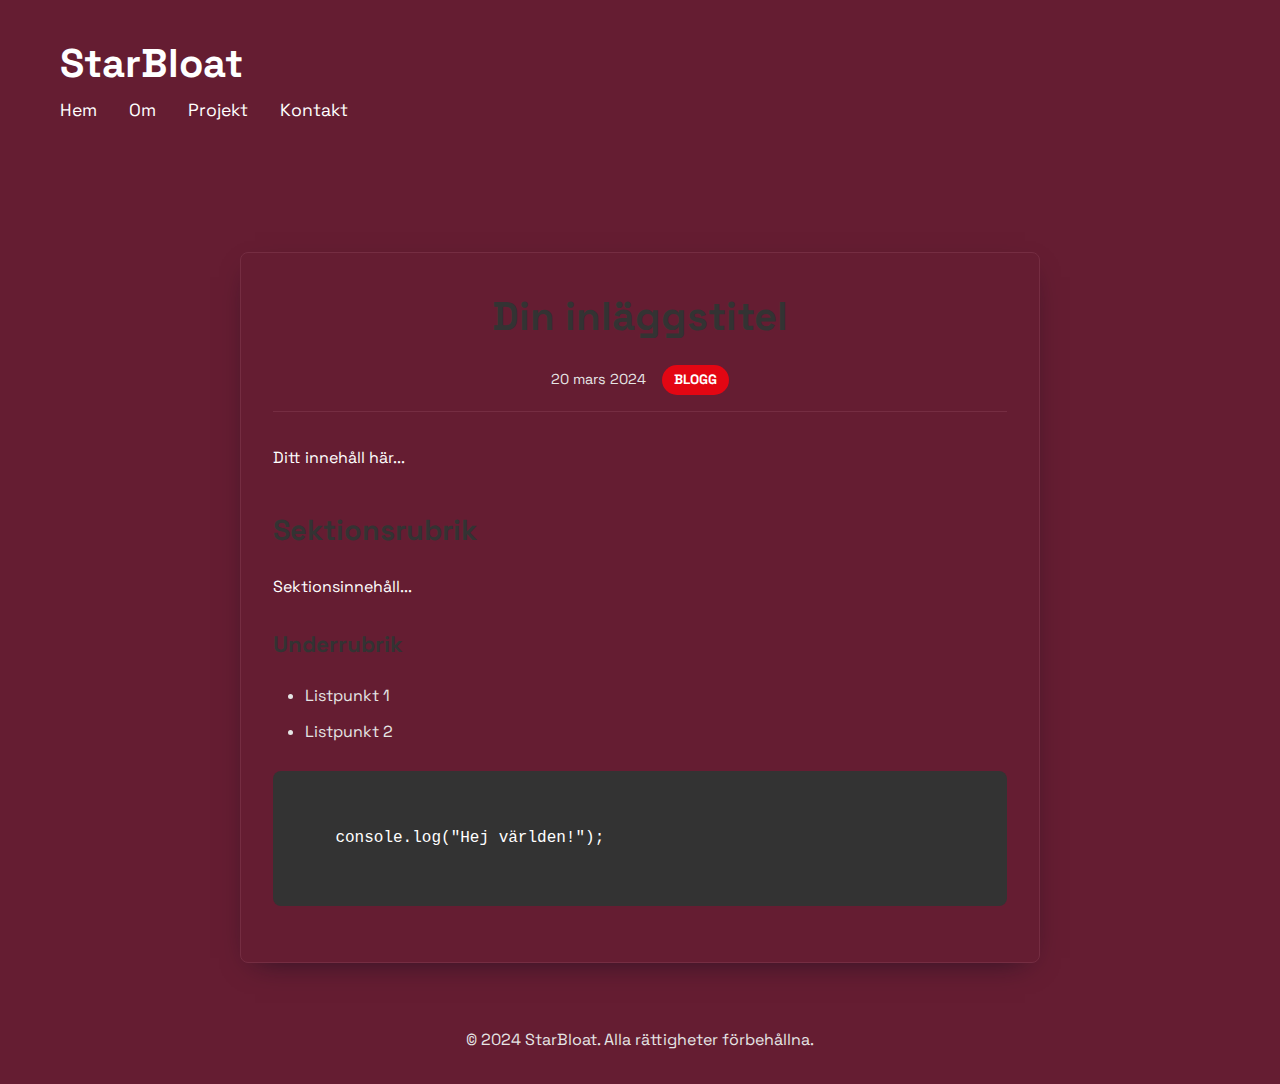
<file: posts/template.html>
<!DOCTYPE html>
<html lang="sv">
<head>
    <meta charset="UTF-8">
    <meta name="viewport" content="width=device-width, initial-scale=1.0">
    <!-- Ändra titeln för varje inlägg -->
    <title>Inläggstitel - StarBloat</title>
    <link rel="stylesheet" href="../../styles.css">
    <link href="https://fonts.googleapis.com/css2?family=Space+Grotesk:wght@400;700&display=swap" rel="stylesheet">
    <!-- Ändra post-type till "news" för nyheter -->
    <meta name="post-type" content="blog">
    <meta name="post-date" content="20 mars 2024">
    <meta name="post-category" content="Utveckling">
    <meta name="post-preview" content="En kort förhandsvisning av ditt inlägg...">
</head>
<body>
    <div class="container">
        <header>
            <h1>StarBloat</h1>
            <nav>
                <ul>
                    <li><a href="../../index.html">Hem</a></li>
                    <li><a href="../../index.html#about">Om</a></li>
                    <li><a href="../../projects.html">Projekt</a></li>
                    <li><a href="#contact">Kontakt</a></li>
                </ul>
            </nav>
        </header>

        <main class="post-content">
            <article>
                <h1>Din inläggstitel</h1>
                <div class="post-meta">
                    <span class="post-date">20 mars 2024</span>
                    <span class="post-type" data-type="blog">BLOGG</span>
                </div>
                
                <div class="post-body">
                    <p>Ditt innehåll här...</p>
                    
                    <h2>Sektionsrubrik</h2>
                    <p>Sektionsinnehåll...</p>
                    
                    <h3>Underrubrik</h3>
                    <ul>
                        <li>Listpunkt 1</li>
                        <li>Listpunkt 2</li>
                    </ul>
                    
                    <pre><code>
    console.log("Hej världen!");
                    </code></pre>
                </div>
            </article>
        </main>

        <footer>
            <p>© 2024 StarBloat. Alla rättigheter förbehållna.</p>
        </footer>
    </div>

    <script>
        document.addEventListener('DOMContentLoaded', function() {
            const postType = document.querySelector('meta[name="post-type"]').content;
            const postTypeSpan = document.querySelector('.post-type');
            postTypeSpan.textContent = postType === 'blog' ? 'BLOGG' : 'NYHET';
            postTypeSpan.dataset.type = postType;
        });
    </script>
</body>
</html>
</file>
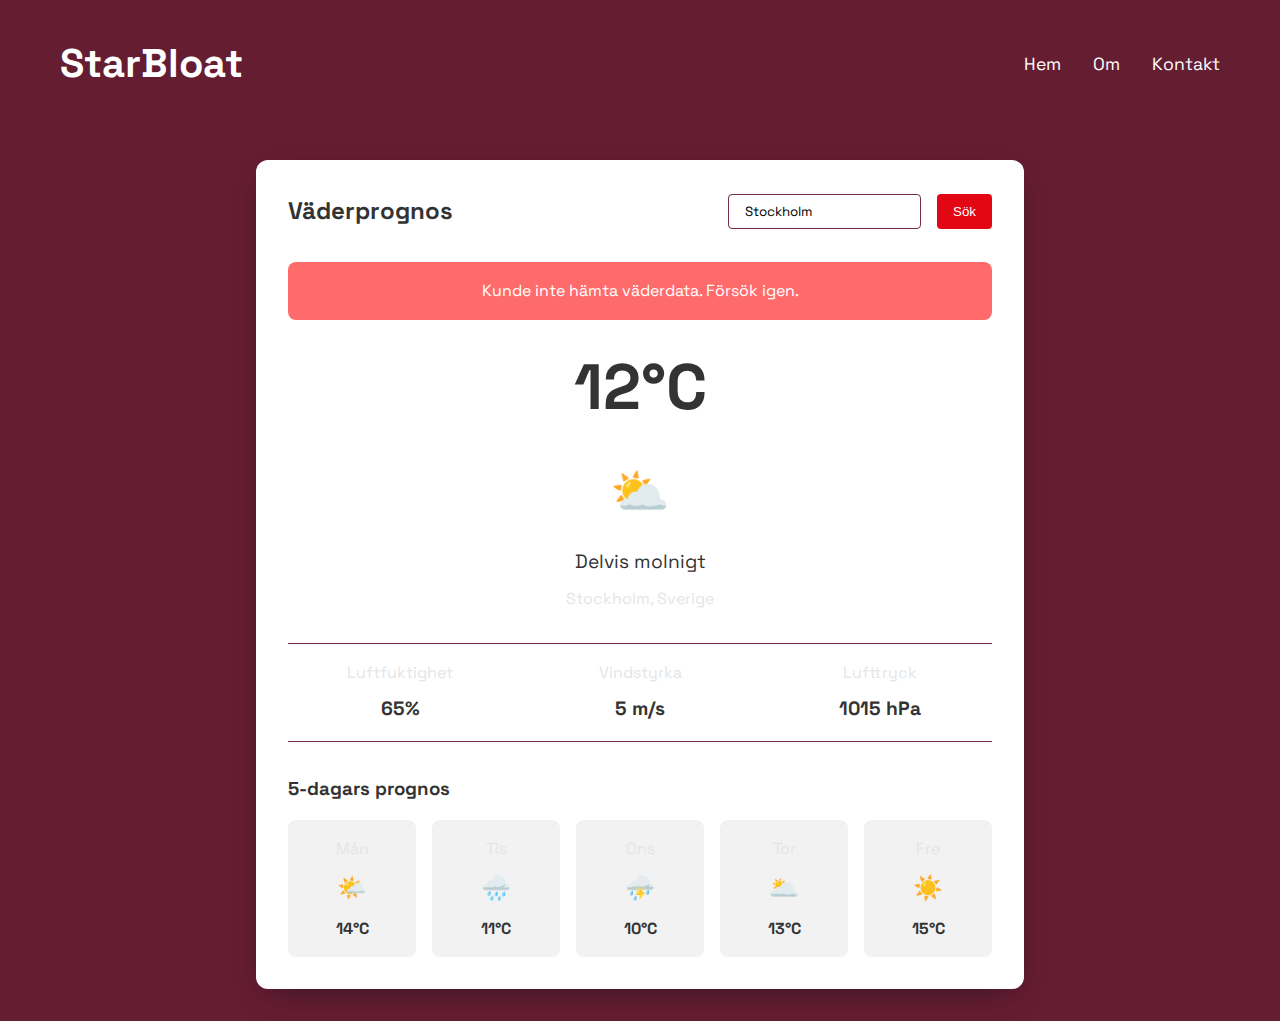
<file: projects/weather-app.html>
<!DOCTYPE html>
<html lang="sv">
<head>
    <meta charset="UTF-8">
    <meta name="viewport" content="width=device-width, initial-scale=1.0">
    <title>Väderprognos App - StarBloat</title>
    <link rel="stylesheet" href="../styles.css">
    <link href="https://fonts.googleapis.com/css2?family=Space+Grotesk:wght@400;700&display=swap" rel="stylesheet">
</head>
<body>
    <header>
        <div class="container">
            <h1>StarBloat</h1>
            <nav>
                <ul>
                    <li><a href="../index.html">Hem</a></li>
                    <li><a href="../index.html#about">Om</a></li>
                    <li><a href="#contact">Kontakt</a></li>
                </ul>
            </nav>
        </div>
    </header>

    <div class="container">
        <main class="app-content">
            <div class="weather-app">
                <div class="weather-header">
                    <h2>Väderprognos</h2>
                    <div class="location-search">
                        <input type="text" placeholder="Sök plats..." value="Stockholm">
                        <button>Sök</button>
                    </div>
                </div>

                <div class="weather-display">
                    <div class="current-weather">
                        <div class="temperature">12°C</div>
                        <div class="weather-icon">⛅</div>
                        <div class="weather-desc">Delvis molnigt</div>
                        <div class="location">Stockholm, Sverige</div>
                    </div>

                    <div class="weather-details">
                        <div class="detail-item">
                            <span class="label">Luftfuktighet</span>
                            <span class="value">65%</span>
                        </div>
                        <div class="detail-item">
                            <span class="label">Vindstyrka</span>
                            <span class="value">5 m/s</span>
                        </div>
                        <div class="detail-item">
                            <span class="label">Lufttryck</span>
                            <span class="value">1015 hPa</span>
                        </div>
                    </div>

                    <div class="forecast">
                        <h3>5-dagars prognos</h3>
                        <div class="forecast-items">
                            <div class="forecast-item">
                                <div class="day">Mån</div>
                                <div class="icon">🌤️</div>
                                <div class="temp">14°C</div>
                            </div>
                            <div class="forecast-item">
                                <div class="day">Tis</div>
                                <div class="icon">🌧️</div>
                                <div class="temp">11°C</div>
                            </div>
                            <div class="forecast-item">
                                <div class="day">Ons</div>
                                <div class="icon">⛈️</div>
                                <div class="temp">10°C</div>
                            </div>
                            <div class="forecast-item">
                                <div class="day">Tor</div>
                                <div class="icon">🌥️</div>
                                <div class="temp">13°C</div>
                            </div>
                            <div class="forecast-item">
                                <div class="day">Fre</div>
                                <div class="icon">☀️</div>
                                <div class="temp">15°C</div>
                            </div>
                        </div>
                    </div>
                </div>
            </div>
        </main>
    </div>

    <script src="weather-app.js"></script>
</body>
</html>
</file>
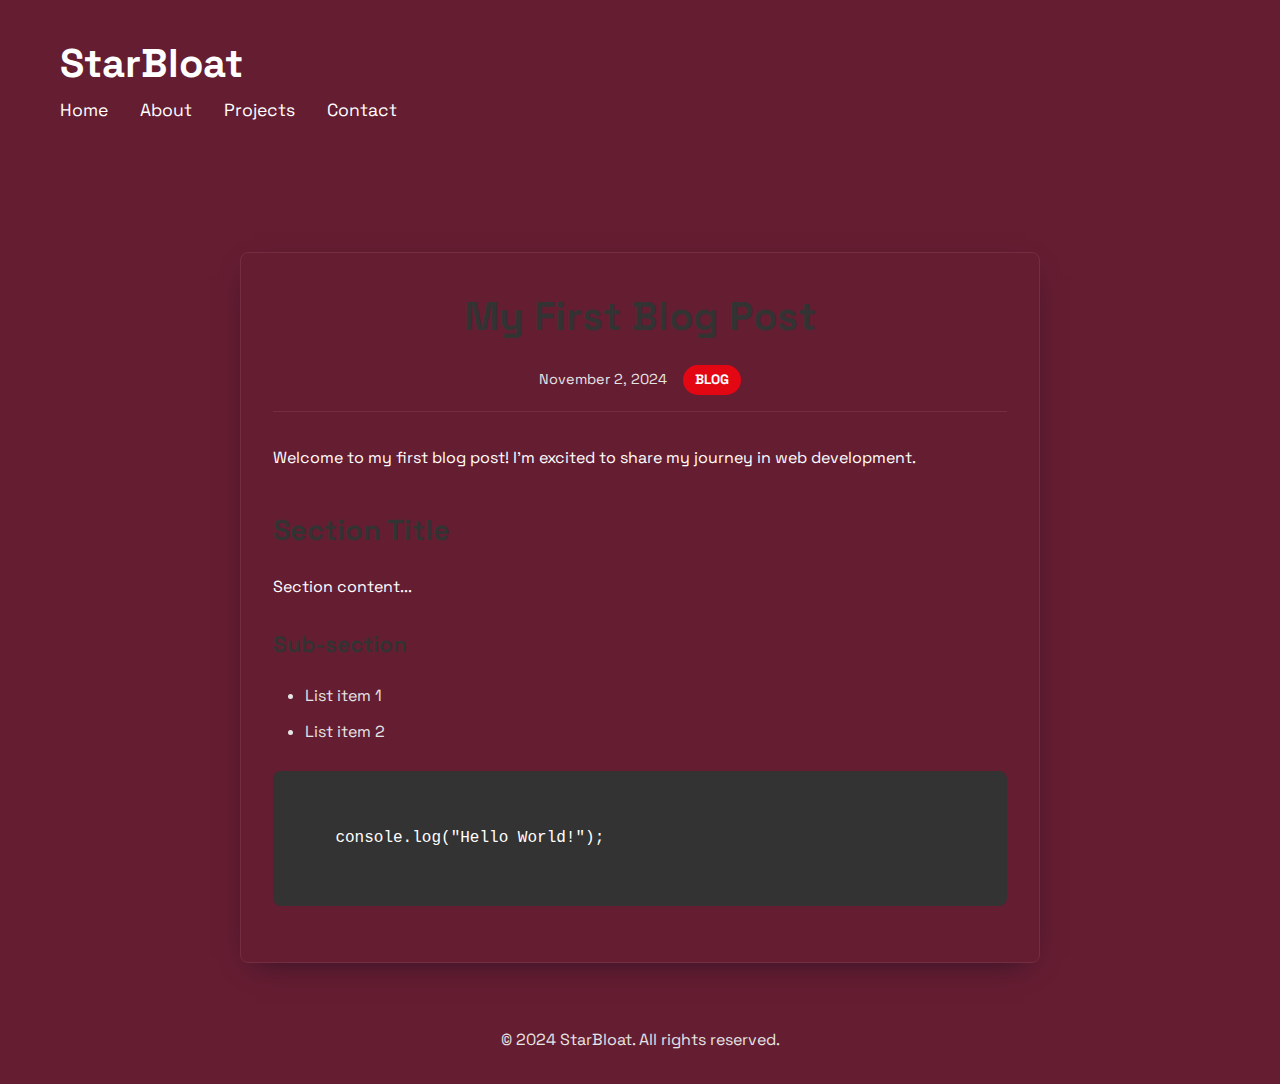
<file: posts/blog/my-first-blog-post.html>
<!DOCTYPE html>
<html lang="en">
<head>
    <meta charset="UTF-8">
    <meta name="viewport" content="width=device-width, initial-scale=1.0">
    <!-- Change the title for each post -->
    <title>My First Blog Post - StarBloat</title>
    <link rel="stylesheet" href="../../styles.css">
    <link href="https://fonts.googleapis.com/css2?family=Space+Grotesk:wght@400;700&display=swap" rel="stylesheet">
    <meta name="post-type" content="blog"> <!-- Change to "news" for news posts -->
    <meta name="post-date" content="November 2, 2024"> <!-- Update the date -->
    <meta name="post-category" content="Development"> <!-- Main category -->
    <meta name="post-preview" content="This is my first blog post!">
</head>
<body>
    <div class="container">
        <header>
            <h1>StarBloat</h1>
            <nav>
                <ul>
                    <li><a href="../../index.html">Home</a></li>
                    <li><a href="../../index.html#about">About</a></li>
                    <li><a href="../../projects.html">Projects</a></li>
                    <li><a href="#contact">Contact</a></li>
                </ul>
            </nav>
        </header>

        <main class="post-content">
            <article>
                <h1>My First Blog Post</h1>
                <div class="post-meta">
                    <span class="post-date">November 2, 2024</span>
                    <span class="post-type">BLOG</span>
                </div>
                
                <div class="post-body">
                    <p>Welcome to my first blog post! I'm excited to share my journey in web development.</p>
                    
                    <!-- Example content structure -->
                    <h2>Section Title</h2>
                    <p>Section content...</p>
                    
                    <h3>Sub-section</h3>
                    <ul>
                        <li>List item 1</li>
                        <li>List item 2</li>
                    </ul>
                    
                    <!-- Code example -->
                    <pre><code>
    console.log("Hello World!");
                    </code></pre>
                </div>
            </article>
        </main>

        <footer>
            <p>© 2024 StarBloat. All rights reserved.</p>
        </footer>
    </div>
</body>
</html>
</file>
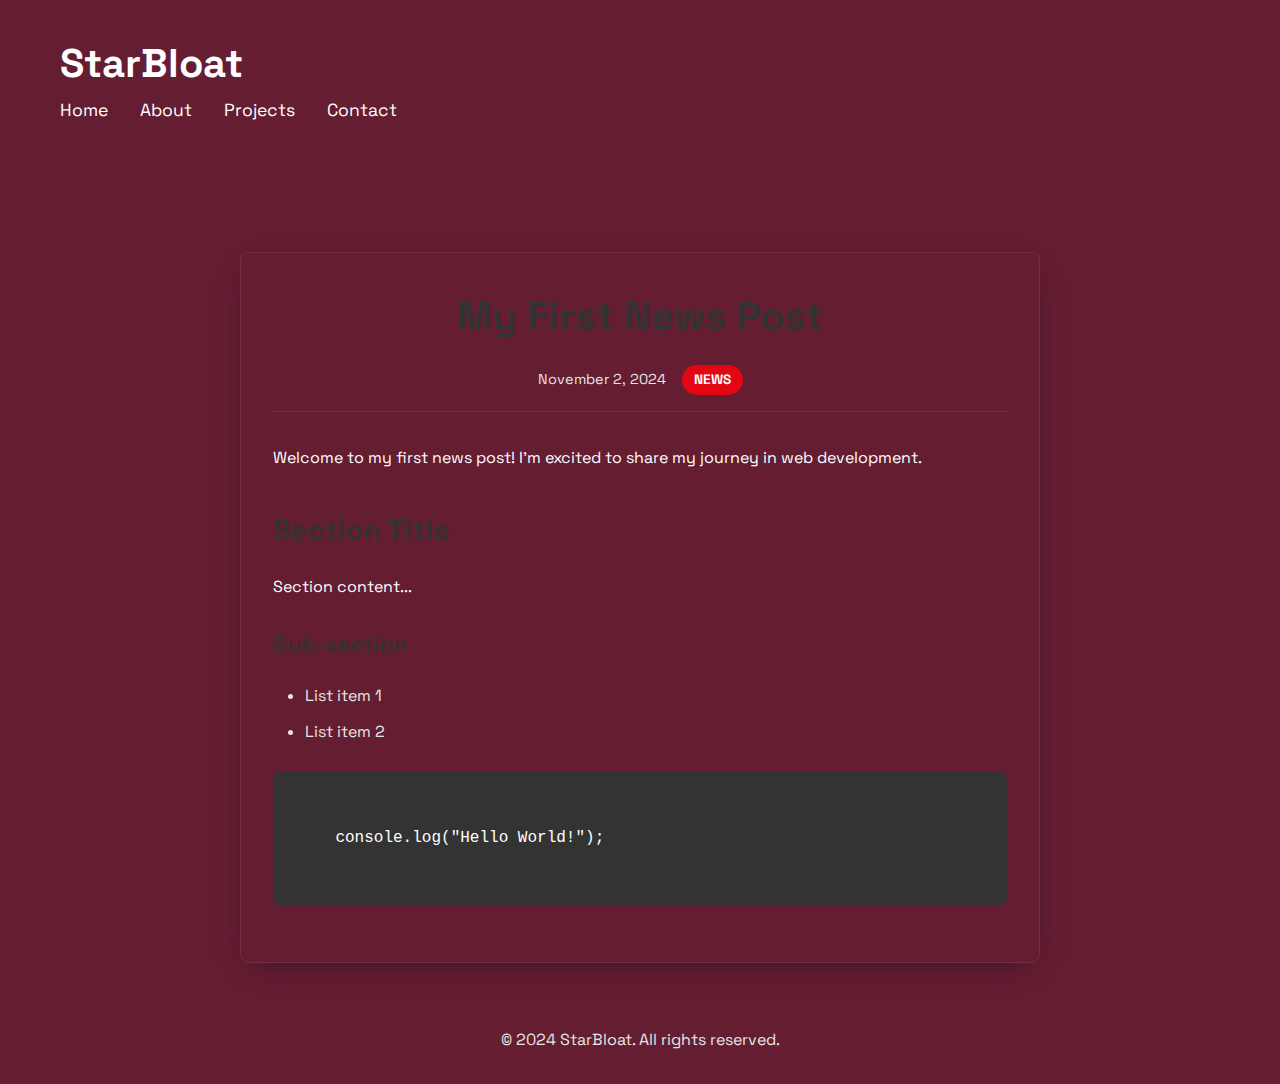
<file: posts/news/my-first-news-post.html>
<!DOCTYPE html>
<html lang="en">
<head>
    <meta charset="UTF-8">
    <meta name="viewport" content="width=device-width, initial-scale=1.0">
    <!-- Change the title for each post -->
    <title>News Post Title - StarBloat</title>
    <link rel="stylesheet" href="../../styles.css">
    <link href="https://fonts.googleapis.com/css2?family=Space+Grotesk:wght@400;700&display=swap" rel="stylesheet">
    <!-- Change post-type to match your content (blog or news) -->
    <meta name="post-type" content="news">
    <meta name="post-date" content="November 2, 2024">
    <meta name="post-category" content="Information">
    <meta name="post-preview" content="This is my first news post!">
</head>
<body>
    <div class="container">
        <header>
            <h1>StarBloat</h1>
            <nav>
                <ul>
                    <li><a href="../../index.html">Home</a></li>
                    <li><a href="../../index.html#about">About</a></li>
                    <li><a href="../../projects.html">Projects</a></li>
                    <li><a href="#contact">Contact</a></li>
                </ul>
            </nav>
        </header>

        <main class="post-content">
            <article>
                <h1>My First News Post</h1>
                <div class="post-meta">
                    <span class="post-date">November 2, 2024</span>
                    <!-- This should match the post-type meta tag above -->
                    <span class="post-type" data-type="news">NEWS</span>
                </div>
                
                <div class="post-body">
                    <p>Welcome to my first news post! I'm excited to share my journey in web development.</p>
                    
                    <!-- Example content structure -->
                    <h2>Section Title</h2>
                    <p>Section content...</p>
                    
                    <h3>Sub-section</h3>
                    <ul>
                        <li>List item 1</li>
                        <li>List item 2</li>
                    </ul>
                    
                    <!-- Code example -->
                    <pre><code>
    console.log("Hello World!");
                    </code></pre>
                </div>
            </article>
        </main>

        <footer>
            <p>© 2024 StarBloat. All rights reserved.</p>
        </footer>
    </div>

    <script>
        // Add this script to automatically set the correct post type
        document.addEventListener('DOMContentLoaded', function() {
            const postType = document.querySelector('meta[name="post-type"]').content;
            const postTypeSpan = document.querySelector('.post-type');
            postTypeSpan.textContent = postType.toUpperCase();
            postTypeSpan.dataset.type = postType;
        });
    </script>
</body>
</html>
</file>
<file: styles.css>
:root {
    --primary: #E30613; /* K-bygg red */
    --secondary: #333333; /* Dark gray */
    --background: #651D32; /* New background color */
    --text: #FFFFFF; /* White text for better contrast */
    --text-light: #E5E5E5; /* Light gray text */
    --border: #752D42; /* Slightly lighter than background for subtle borders */
    --hover: #B30510; /* Darker red for hover states */
    --card-bg: #FFFFFF; /* White background for cards */
}

* {
    margin: 0;
    padding: 0;
    box-sizing: border-box;
}

body {
    margin: 0;
    padding: 0;
    font-family: 'Space Grotesk', sans-serif;
    line-height: 1.6;
    background-color: var(--background);
    color: var(--text);
}

.container {
    max-width: 1200px;
    margin: 0 auto;
    padding: 0 20px;
    width: 100%;
}

header {
    padding: 2rem 0;
    margin-bottom: 2rem;
    width: 100%;
    position: relative;
}

header .container {
    display: flex;
    justify-content: space-between;
    align-items: center;
    max-width: 1200px;
    margin: 0 auto;
    padding: 0 20px;
}

h1 {
    font-size: 2.5rem;
    color: white;
}

nav ul {
    display: flex;
    list-style: none;
    gap: 2rem;
    margin: 0;
    padding: 0;
}

nav a {
    color: white;
    text-decoration: none;
    font-size: 1.1rem;
    transition: color 0.3s ease;
    padding: 0.5rem 0;
}

nav a:hover, nav a.active {
    color: var(--border);
}

.hero {
    height: 15vh;
    display: flex;
    flex-direction: column;
    justify-content: center;
    align-items: center;
    text-align: center;
    margin-bottom: 0.5rem;
}

.hero h2 {
    font-size: 2.2rem;
    margin-bottom: 0.3rem;
    color: var(--text);
}

.hero p {
    font-size: 1.1rem;
    color: var(--text-light);
}

footer {
    padding: 2rem 0;
    text-align: center;
    color: var(--text-light);
}

/* Responsive design */
@media (max-width: 768px) {
    header .container {
        flex-direction: column;
        gap: 1rem;
    }

    nav ul {
        justify-content: center;
    }

    .hero h2 {
        font-size: 2rem;
    }

    .hero p {
        font-size: 1.2rem;
    }
}

/* Add these new styles at the bottom of the file */

.projects {
    padding: 0;
}

.project-grid {
    display: grid;
    grid-template-columns: repeat(auto-fit, minmax(300px, 1fr));
    gap: 2rem;
    padding: 0 1rem;
    margin-top: 1rem;
}

.project-card {
    background: var(--card-bg);
    border-radius: 8px;
    padding: 1.5rem;
    transition: transform 0.3s ease;
    box-shadow: 0 10px 30px -15px rgba(2,12,27,0.7);
    border: 1px solid var(--border);
    color: var(--secondary);
}

.project-card:hover {
    transform: translateY(-7px);
    border-color: var(--primary);
}

.project-image {
    width: 100%;
    height: 200px;
    border-radius: 4px;
    margin-bottom: 1.5rem;
    background: #1a1a1a;
}

.placeholder-1 { background: linear-gradient(45deg, #87CEEB, #1E90FF); background-image: url('images/weather-app-preview.png'); background-size: cover; background-position: center; position: relative; }
.placeholder-1::after { content: ''; position: absolute; top: 0; left: 0; right: 0; bottom: 0; background: linear-gradient(45deg, rgba(135, 206, 235, 0.3), rgba(30, 144, 255, 0.3)); }
.placeholder-2 { background: linear-gradient(45deg, #ff64da22, #112240); }
.placeholder-3 { background: linear-gradient(45deg, #64daff22, #112240); }

.project-card h3 {
    color: var(--secondary);
    margin-bottom: 1rem;
    font-size: 1.5rem;
}

.project-card p {
    color: var(--secondary);
    margin-bottom: 1.5rem;
    font-size: 1rem;
}

.project-tags {
    display: flex;
    flex-wrap: wrap;
    gap: 0.5rem;
    margin-bottom: 1.5rem;
}

.project-tags span {
    background: #1a1a1a;
    color: #64ffda;
    padding: 0.25rem 0.75rem;
    border-radius: 15px;
    font-size: 0.85rem;
}

.project-link {
    display: inline-block;
    color: #F2591A;
    text-decoration: none;
    border: 1px solid #F2591A;
    padding: 0.5rem 1rem;
    border-radius: 4px;
    transition: all 0.3s ease;
}

.project-link:hover {
    background: rgba(242, 89, 26, 0.1);
}

nav a.active {
    color: #64ffda;
}

/* Update the responsive design section */
@media (max-width: 768px) {
    /* ... existing responsive styles remain the same ... */
    
    .project-grid {
        grid-template-columns: 1fr;
    }
}

/* Add these new styles after your existing styles */

.content-filter {
    text-align: center;
    margin: 2rem 0;
}

.filter-btn {
    background: var(--background);
    border: 1px solid var(--primary);
    color: var(--primary);
    padding: 0.5rem 1.5rem;
    margin: 0 0.5rem;
    border-radius: 4px;
    cursor: pointer;
    transition: all 0.3s ease;
}

.filter-btn:hover, .filter-btn.active {
    background: var(--primary);
    color: white;
}

.filter-btn.active {
    background: var(--primary);
    color: var(--background);
}

.posts {
    margin-top: 1rem;
    display: grid;
    grid-template-columns: repeat(auto-fit, minmax(300px, 1fr));
    gap: 2rem;
    padding: 1rem 0;
}

.post-card {
    background: var(--card-bg);
    border-radius: 8px;
    padding: 1.5rem;
    position: relative;
    transition: all 0.3s ease;
    cursor: pointer;
    border: 1px solid var(--border);
    box-shadow: 0 2px 4px rgba(0,0,0,0.1);
    color: var(--secondary);
}

.post-card:hover {
    transform: translateY(-5px);
    border-color: var(--primary);
}

.post-card .read-more {
    display: inline-block;
    margin-top: 1rem;
    color: var(--primary);
    font-size: 0.9rem;
    transition: padding 0.3s ease;
}

.post-card:hover .read-more {
    padding-left: 5px;
}

.post-tag {
    position: absolute;
    top: 1rem;
    right: 1rem;
    background: var(--primary);
    color: white;
    padding: 0.25rem 0.75rem;
    border-radius: 15px;
    font-size: 0.75rem;
    font-weight: bold;
}

.post-date {
    color: var(--text-light);
    font-size: 0.9rem;
    margin-bottom: 1rem;
}

.post-card h3 {
    color: var(--secondary);
    margin-bottom: 1rem;
    font-size: 1.3rem;
}

.post-card p {
    color: var(--secondary);
    margin-bottom: 1.5rem;
}

.read-more {
    color: var(--primary);
    text-decoration: none;
    font-size: 0.9rem;
    transition: all 0.3s ease;
}

.read-more:hover {
    padding-left: 5px;
}

/* Update the hero section for better spacing */
.hero {
    height: 20vh;
    display: flex;
    flex-direction: column;
    justify-content: center;
    align-items: center;
    text-align: center;
    margin-bottom: 0.5rem;
}

.hero h2 {
    font-size: 2.2rem;
    margin-bottom: 0.3rem;
    color: var(--text);
}

.hero p {
    font-size: 1.1rem;
    color: var(--text-light);
}

@media (max-width: 768px) {
    .posts {
        grid-template-columns: 1fr;
    }
    
    .content-filter {
        display: flex;
        flex-wrap: wrap;
        justify-content: center;
        gap: 1rem;
    }
}

/* Add these new styles for the expanded post system */

.post-full-content {
    margin: 1rem 0;
    padding-top: 1rem;
    border-top: 1px solid #2a3f5f;
}

.hidden {
    display: none;
}

.post-card {
    /* Update existing post-card styles */
    overflow: hidden;
    transition: all 0.3s ease;
}

.post-card.expanded {
    transform: scale(1.02);
}

.view-full-post {
    display: inline-block;
    margin-left: 1rem;
    color: var(--text-light);
    text-decoration: none;
    font-size: 0.9rem;
    transition: color 0.3s ease;
}

.view-full-post:hover {
    color: var(--primary);
}

/* Add styles for the post content */
.post-full-content ul {
    margin: 1rem 0;
    padding-left: 1.5rem;
    color: var(--text-light);
}

.post-full-content p {
    margin-bottom: 1rem;
}

.read-more {
    background: none;
    border: none;
    color: var(--primary);
    cursor: pointer;
    font-size: 0.9rem;
    padding: 0;
    font-family: inherit;
    transition: all 0.3s ease;
}

.read-more:hover {
    padding-left: 5px;
}

/* Add these new styles to your existing styles.css */

.post-meta {
    display: flex;
    align-items: center;
    gap: 1rem;
    margin-bottom: 1rem;
    color: var(--text-light);
    font-size: 0.9rem;
}

.post-date {
    margin-bottom: 0;
}

.post-category {
    background: var(--secondary);
    color: white;
    padding: 0.25rem 0.75rem;
    border-radius: 15px;
    font-size: 0.75rem;
    font-weight: bold;
    display: inline-flex;
    align-items: center;
}

.post-tags {
    display: flex;
    flex-wrap: wrap;
    gap: 0.5rem;
    margin: 1rem 0;
}

.tag {
    color: var(--primary);
    font-size: 0.8rem;
    cursor: pointer;
    transition: color 0.3s ease;
}

.tag:hover {
    color: var(--hover);
}

.post-card {
    /* Update existing post-card styles */
    display: flex;
    flex-direction: column;
}

.post-preview {
    flex-grow: 1;
    margin-bottom: 1rem;
}

.post-card h3 {
    font-size: 1.5rem;
    margin-bottom: 1rem;
    color: var(--secondary);
    transition: color 0.3s ease;
}

.post-card:hover h3 {
    color: var(--primary);
}

/* Add animation for post cards */
.post-card {
    animation: fadeIn 0.5s ease-out;
}

@keyframes fadeIn {
    from {
        opacity: 0;
        transform: translateY(20px);
    }
    to {
        opacity: 1;
        transform: translateY(0);
    }
}

/* Add these new styles to your existing styles.css */

.post-controls {
    display: flex;
    justify-content: space-between;
    align-items: center;
    margin: 1rem 0;
    padding: 1rem;
    background: var(--background);
    border-radius: 8px;
    border: 1px solid var(--border);
}

.sort-container select {
    background: var(--background);
    border: 1px solid var(--border);
    color: var(--text);
    padding: 0.5rem;
    border-radius: 4px;
    cursor: pointer;
    font-family: inherit;
}

.active-filters {
    display: flex;
    gap: 1rem;
    align-items: center;
    margin: 1rem 0;
    padding: 1rem;
    background: var(--background);
    border-radius: 8px;
    border: 1px solid var(--border);
}

.filter-tags {
    display: flex;
    flex-wrap: wrap;
    gap: 0.5rem;
}

.filter-tag {
    background: var(--background);
    color: var(--primary);
    padding: 0.25rem 0.75rem;
    border-radius: 15px;
    font-size: 0.85rem;
    display: flex;
    align-items: center;
    gap: 0.5rem;
}

.filter-tag button {
    background: none;
    border: none;
    color: inherit;
    cursor: pointer;
    padding: 0;
    font-size: 1.2rem;
}

.clear-filters {
    background: none;
    border: 1px solid var(--hover);
    color: var(--hover);
    padding: 0.25rem 0.75rem;
    border-radius: 4px;
    cursor: pointer;
    transition: all 0.3s ease;
}

.clear-filters:hover {
    background: var(--hover)22;
}

.no-results {
    text-align: center;
    padding: 3rem;
    color: var(--text-light);
}

.hidden {
    display: none;
}

/* Enhanced animations */
.post-card {
    animation: slideIn 0.5s ease-out forwards;
    opacity: 0;
}

@keyframes slideIn {
    from {
        opacity: 0;
        transform: translateY(30px);
    }
    to {
        opacity: 1;
        transform: translateY(0);
    }
}

/* Add these styles for individual post pages */
.post-content {
    max-width: 800px;
    margin: 0 auto;
    padding: 2rem 0;
}

.post-content article {
    background: var(--background);
    border-radius: 8px;
    padding: 2rem;
    margin-top: 2rem;
    box-shadow: 0 10px 30px -15px rgba(2,12,27,0.7);
    border: 1px solid var(--border);
}

.post-content h1 {
    font-size: 2.5rem;
    color: var(--secondary);
    margin-bottom: 1rem;
    text-align: center;
}

.post-content .post-meta {
    display: flex;
    justify-content: center;
    align-items: center;
    gap: 1rem;
    margin-bottom: 2rem;
    padding-bottom: 1rem;
    border-bottom: 1px solid var(--border);
}

.post-content .post-type {
    background: var(--primary);
    color: white;
    padding: 0.25rem 0.75rem;
    border-radius: 15px;
    font-size: 0.85rem;
    font-weight: bold;
}

.post-content .post-date {
    color: var(--text-light);
}

.post-body {
    line-height: 1.8;
    color: var(--text);
}

.post-body p {
    margin-bottom: 1.5rem;
}

.post-body h2 {
    color: var(--secondary);
    font-size: 1.8rem;
    margin: 2rem 0 1rem;
}

.post-body h3 {
    color: var(--secondary);
    font-size: 1.4rem;
    margin: 1.5rem 0 1rem;
}

.post-body ul {
    margin: 1rem 0 1.5rem 2rem;
    color: var(--text-light);
}

.post-body li {
    margin-bottom: 0.5rem;
}

.post-body pre {
    background: var(--secondary);
    padding: 1.5rem;
    border-radius: 8px;
    overflow-x: auto;
    margin: 1.5rem 0;
    color: white;
}

.post-body code {
    font-family: 'Space Mono', monospace;
    color: white;
}

/* Add responsive styles for post content */
@media (max-width: 768px) {
    .post-content {
        padding: 1rem;
    }

    .post-content article {
        padding: 1.5rem;
    }

    .post-content h1 {
        font-size: 2rem;
    }

    .post-body h2 {
        font-size: 1.5rem;
    }

    .post-body h3 {
        font-size: 1.2rem;
    }
}

/* Add these styles for the weather app */
.app-content {
    max-width: 800px;
    margin: 2rem auto;
    padding: 0 1rem;
}

.weather-app {
    background: var(--card-bg);
    border-radius: 12px;
    padding: 2rem;
    box-shadow: 0 10px 30px -15px rgba(2,12,27,0.7);
}

.weather-header {
    display: flex;
    justify-content: space-between;
    align-items: center;
    margin-bottom: 2rem;
}

.weather-header h2 {
    color: var(--secondary);
    margin: 0;
}

.location-search {
    display: flex;
    gap: 1rem;
}

.location-search input {
    padding: 0.5rem 1rem;
    border: 1px solid var(--border);
    border-radius: 4px;
    font-family: inherit;
}

.location-search button {
    background: var(--primary);
    color: white;
    border: none;
    padding: 0.5rem 1rem;
    border-radius: 4px;
    cursor: pointer;
    transition: background 0.3s ease;
}

.location-search button:hover {
    background: var(--hover);
}

.current-weather {
    text-align: center;
    margin-bottom: 2rem;
}

.temperature {
    font-size: 4rem;
    font-weight: bold;
    color: var(--secondary);
}

.weather-icon {
    font-size: 3rem;
    margin: 1rem 0;
}

.weather-desc {
    color: var(--secondary);
    font-size: 1.2rem;
    margin-bottom: 0.5rem;
}

.location {
    color: var(--text-light);
}

.weather-details {
    display: grid;
    grid-template-columns: repeat(3, 1fr);
    gap: 1rem;
    margin: 2rem 0;
    padding: 1rem 0;
    border-top: 1px solid var(--border);
    border-bottom: 1px solid var(--border);
}

.detail-item {
    text-align: center;
}

.detail-item .label {
    display: block;
    color: var(--text-light);
    margin-bottom: 0.5rem;
}

.detail-item .value {
    color: var(--secondary);
    font-size: 1.2rem;
    font-weight: bold;
}

.forecast h3 {
    color: var(--secondary);
    margin-bottom: 1rem;
}

.forecast-items {
    display: grid;
    grid-template-columns: repeat(5, 1fr);
    gap: 1rem;
}

.forecast-item {
    text-align: center;
    padding: 1rem;
    background: rgba(0,0,0,0.05);
    border-radius: 8px;
}

.forecast-item .day {
    color: var(--text-light);
    margin-bottom: 0.5rem;
}

.forecast-item .icon {
    font-size: 1.5rem;
    margin: 0.5rem 0;
}

.forecast-item .temp {
    color: var(--secondary);
    font-weight: bold;
}

/* Update project card styles for clickability */
.project-card {
    cursor: pointer;
}

.project-card .project-link {
    pointer-events: none;
}

@media (max-width: 768px) {
    .weather-header {
        flex-direction: column;
        gap: 1rem;
        text-align: center;
    }

    .weather-details {
        grid-template-columns: 1fr;
    }

    .forecast-items {
        grid-template-columns: repeat(auto-fit, minmax(100px, 1fr));
    }
}

/* Add these styles for weather app animations and error handling */
.weather-display {
    transition: opacity 0.3s ease;
}

.error-message {
    background: #ff6b6b;
    color: white;
    padding: 1rem;
    border-radius: 8px;
    margin-bottom: 1rem;
    text-align: center;
    animation: slideDown 0.3s ease;
}

@keyframes slideDown {
    from {
        transform: translateY(-20px);
        opacity: 0;
    }
    to {
        transform: translateY(0);
        opacity: 1;
    }
}

.weather-app input:focus {
    outline: 2px solid var(--primary);
    outline-offset: -2px;
}

.forecast-item {
    transition: transform 0.3s ease;
}

.forecast-item:hover {
    transform: translateY(-5px);
}
</file>
